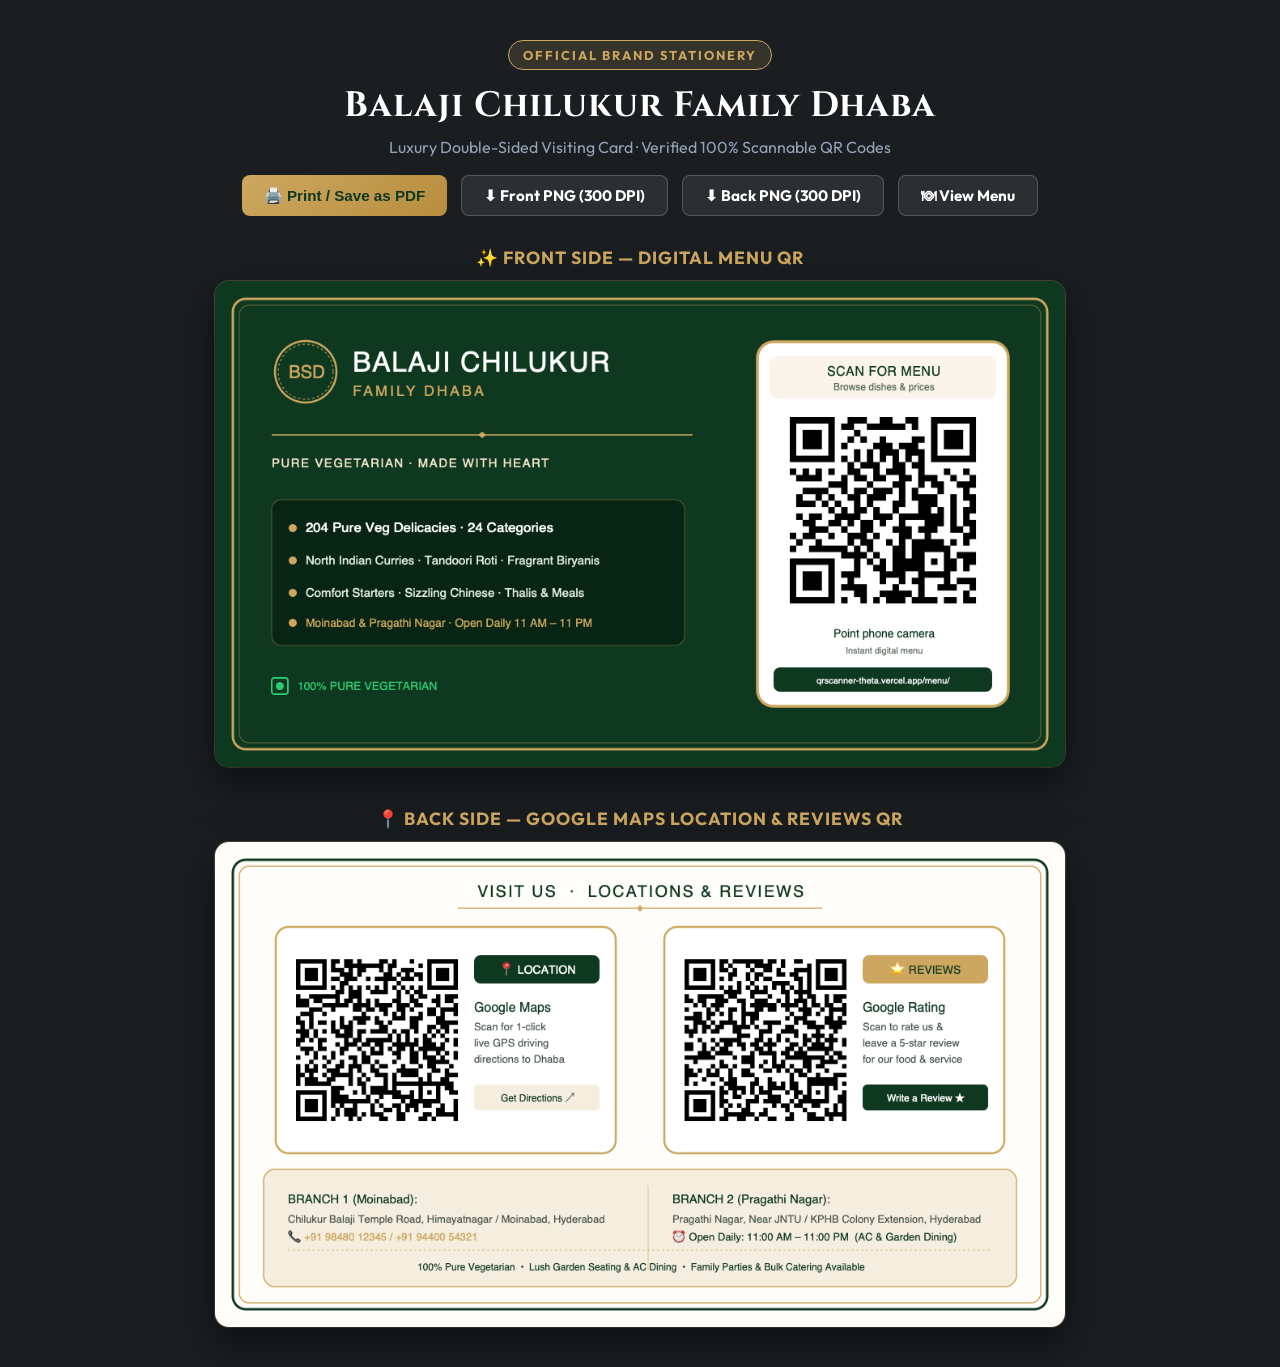
<file: visiting-card/index.html>
<!doctype html>
<html lang="en">
<head>
  <meta charset="utf-8" />
  <meta name="viewport" content="width=device-width, initial-scale=1.0" />
  <title>Visiting Card | Balaji Chilukur Family Dhaba</title>
  <meta name="description" content="Official Double-Sided Visiting Card for Balaji Chilukur Family Dhaba. Featuring instant-scannable QR codes for Digital Menu, Google Maps Location, and Google Reviews." />
  <link rel="icon" href="../logo.png?v=20260913" type="image/png" />

  <!-- Google Fonts: Cinzel & Outfit -->
  <link rel="preconnect" href="https://fonts.googleapis.com" />
  <link rel="preconnect" href="https://fonts.gstatic.com" crossorigin />
  <link href="https://fonts.googleapis.com/css2?family=Cinzel:wght@700;800;900&family=Outfit:wght@400;500;600;700;800&display=swap" rel="stylesheet" />

  <style>
    :root {
      --bg: #1a1e21;
      --card-green: #0e3820;
      --card-gold: #cda75f;
      --card-cream: #fffdf9;
    }

    *, *::before, *::after {
      box-sizing: border-box;
      margin: 0;
      padding: 0;
    }

    body {
      background-color: var(--bg);
      font-family: 'Outfit', sans-serif;
      color: #f1f5f9;
      min-height: 100vh;
      display: flex;
      flex-direction: column;
      align-items: center;
      padding: 40px 20px;
    }

    .header-bar {
      text-align: center;
      margin-bottom: 30px;
      max-width: 800px;
    }

    .badge {
      display: inline-block;
      padding: 6px 14px;
      background: rgba(205, 167, 95, 0.15);
      border: 1px solid var(--card-gold);
      color: var(--card-gold);
      font-weight: 700;
      font-size: 0.8rem;
      letter-spacing: 2px;
      text-transform: uppercase;
      border-radius: 999px;
      margin-bottom: 12px;
    }

    h1 {
      font-family: 'Cinzel', serif;
      font-size: 2.2rem;
      letter-spacing: 1px;
      color: #ffffff;
      margin-bottom: 8px;
    }

    p.subtitle {
      color: #94a3b8;
      font-size: 1rem;
    }

    .actions {
      display: flex;
      gap: 14px;
      margin-top: 18px;
      justify-content: center;
      flex-wrap: wrap;
    }

    .btn {
      display: inline-flex;
      align-items: center;
      gap: 8px;
      padding: 10px 22px;
      border-radius: 8px;
      font-weight: 700;
      font-size: 0.95rem;
      text-decoration: none;
      cursor: pointer;
      transition: all 0.2s ease;
      border: none;
    }

    .btn-gold {
      background: linear-gradient(135deg, #cda75f, #b88d3e);
      color: #0e3820;
    }
    .btn-gold:hover {
      filter: brightness(1.1);
      transform: translateY(-2px);
    }

    .btn-outline {
      background: rgba(255, 255, 255, 0.08);
      border: 1px solid rgba(255, 255, 255, 0.2);
      color: #ffffff;
    }
    .btn-outline:hover {
      background: rgba(255, 255, 255, 0.15);
    }

    /* Cards Showcase Grid */
    .cards-container {
      display: flex;
      flex-direction: column;
      gap: 40px;
      width: 100%;
      max-width: 900px;
      align-items: center;
    }

    .card-wrapper {
      width: 100%;
      display: flex;
      flex-direction: column;
      align-items: center;
    }

    .card-label {
      font-size: 1.1rem;
      font-weight: 700;
      letter-spacing: 1px;
      color: var(--card-gold);
      margin-bottom: 12px;
      display: flex;
      align-items: center;
      gap: 8px;
    }

    .card-image {
      width: 100%;
      max-width: 850px;
      height: auto;
      border-radius: 14px;
      box-shadow: 0 16px 40px rgba(0, 0, 0, 0.5), 0 0 0 1px rgba(205, 167, 95, 0.3);
      display: block;
      background: #ffffff;
    }

    @media print {
      body {
        background: transparent;
        padding: 0;
      }
      .header-bar, .actions, .card-label {
        display: none !important;
      }
      .cards-container {
        gap: 20px;
        max-width: 100%;
      }
      .card-image {
        max-width: 3.5in;
        box-shadow: none;
        page-break-inside: avoid;
        margin-bottom: 20px;
      }
    }
  </style>
</head>
<body>

  <div class="header-bar">
    <span class="badge">Official Brand Stationery</span>
    <h1>Balaji Chilukur Family Dhaba</h1>
    <p class="subtitle">Luxury Double-Sided Visiting Card · Verified 100% Scannable QR Codes</p>

    <div class="actions">
      <button class="btn btn-gold" onclick="window.print()">🖨️ Print / Save as PDF</button>
      <a class="btn btn-outline" href="card-front.png" download="balaji-dhaba-card-front.png">⬇ Front PNG (300 DPI)</a>
      <a class="btn btn-outline" href="card-back.png" download="balaji-dhaba-card-back.png">⬇ Back PNG (300 DPI)</a>
      <a class="btn btn-outline" href="../menu/">🍽 View Menu</a>
    </div>
  </div>

  <div class="cards-container">
    <!-- FRONT SIDE -->
    <div class="card-wrapper">
      <div class="card-label">✨ FRONT SIDE — DIGITAL MENU QR</div>
      <img class="card-image" src="card-front.png" alt="Visiting Card Front - Menu QR Code" width="1050" height="600" />
    </div>

    <!-- BACK SIDE -->
    <div class="card-wrapper">
      <div class="card-label">📍 BACK SIDE — GOOGLE MAPS LOCATION &amp; REVIEWS QR</div>
      <img class="card-image" src="card-back.png" alt="Visiting Card Back - Location and Google Reviews QR Codes" width="1050" height="600" />
    </div>
  </div>

</body>
</html>
</file>
